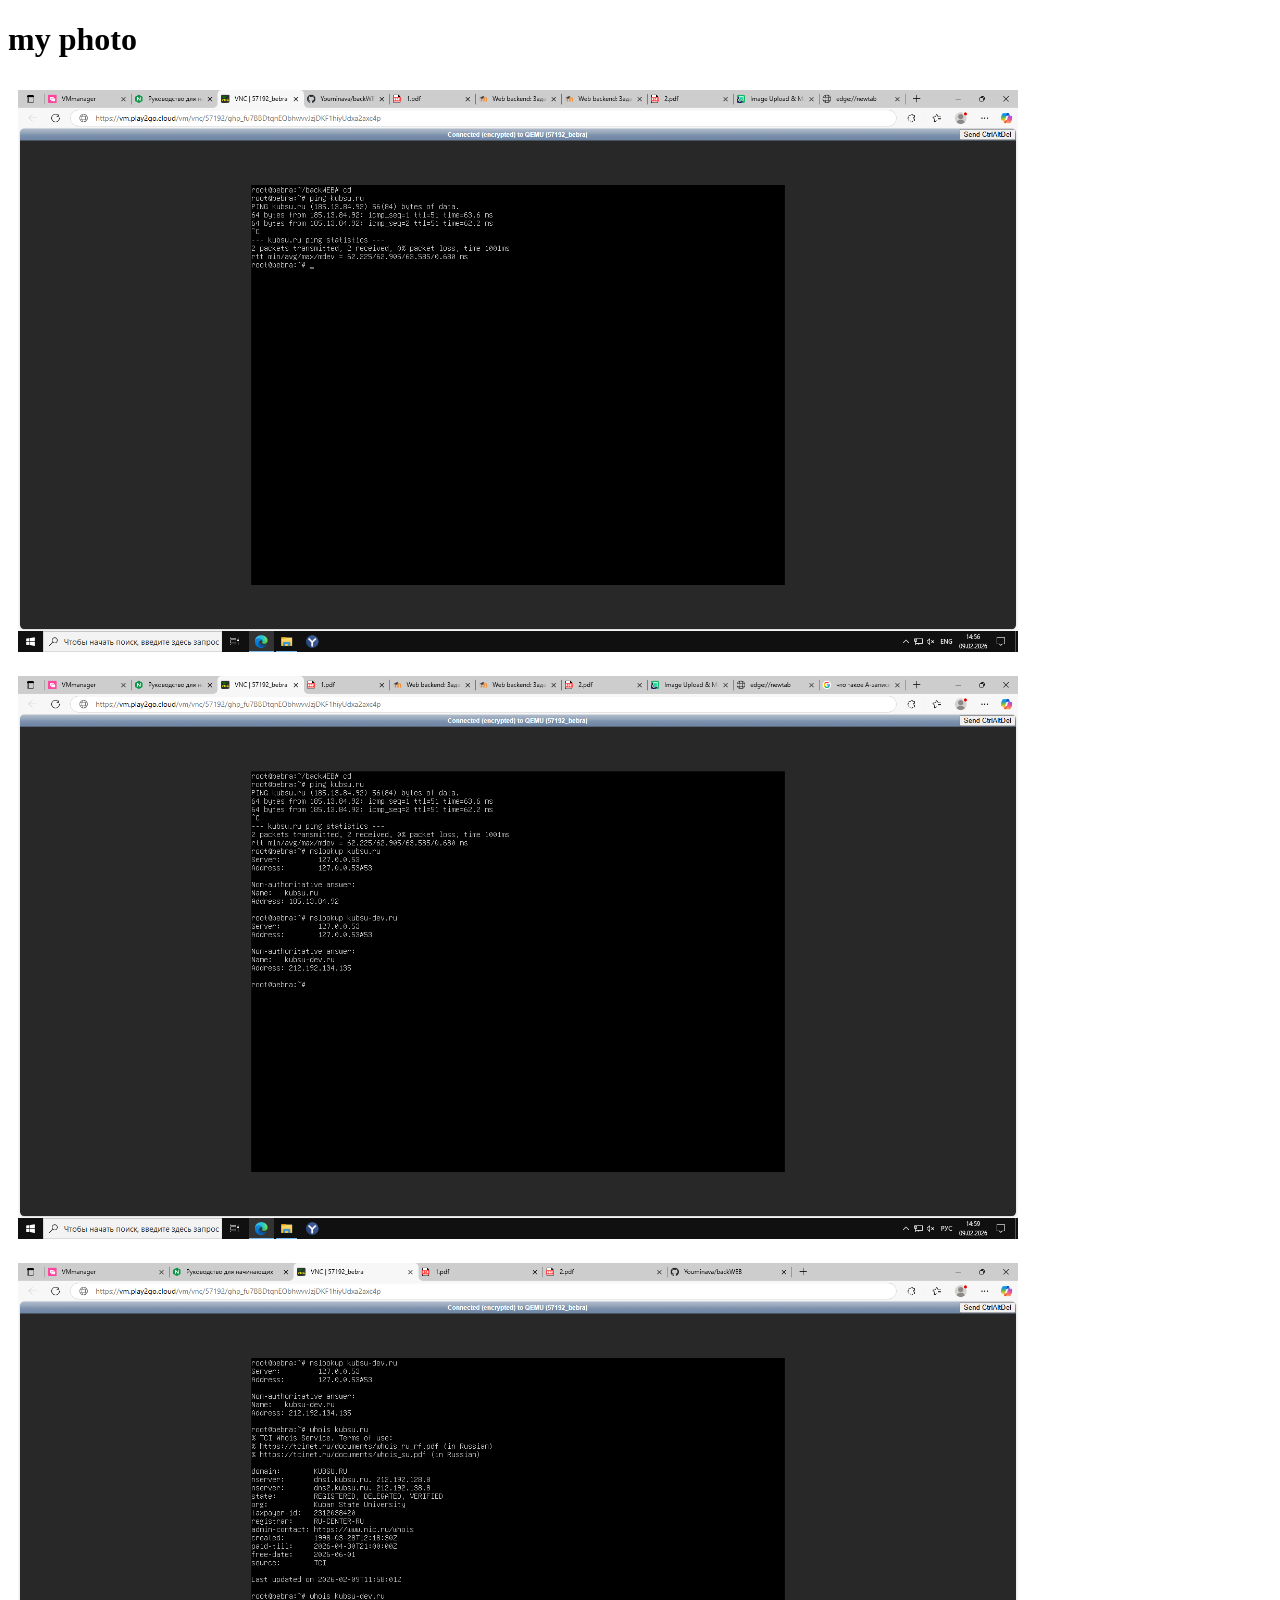
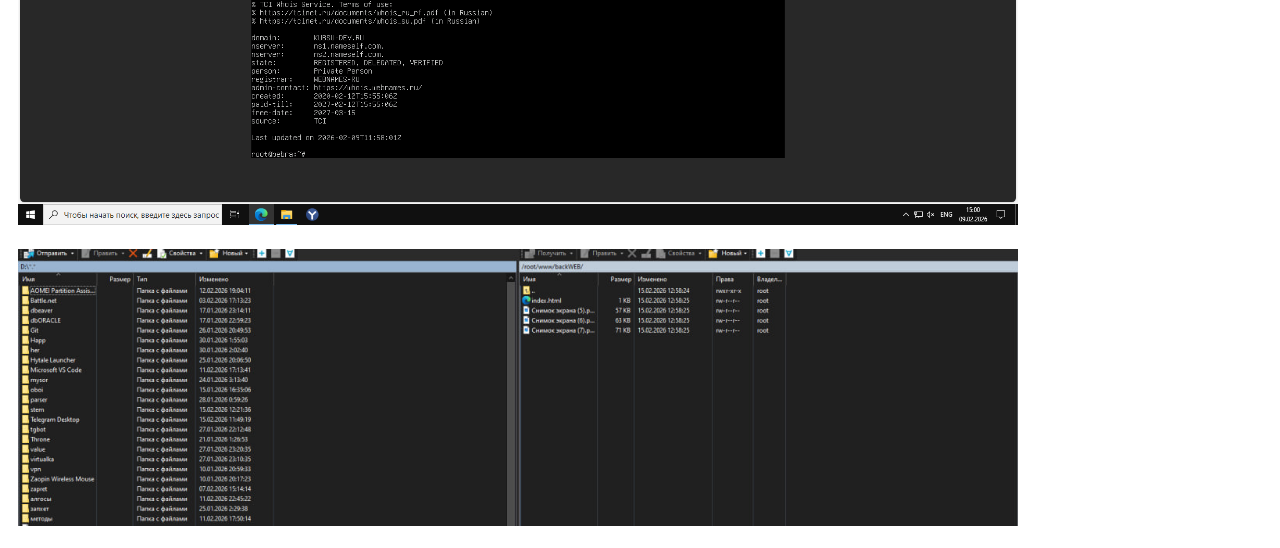
<file: index.html>
<!DOCTYPE html>
<html lang = "ru">
<head>
  <meta charset = "UTF-8">
  <title> photo </title>
  <style>
    img{
      width: 1000px;
      margin: 10px; 
      border-radius: 10 px;
    }
  </style>
</head>
<body>
  <h1> my photo</h1>
  <img src ="Снимок экрана (5).png">
  <img src ="Снимок экрана (6).png">
  <img src ="Снимок экрана (7).png">
  <img src ="SFTP.jpg">    
</body>
</html>
</file>
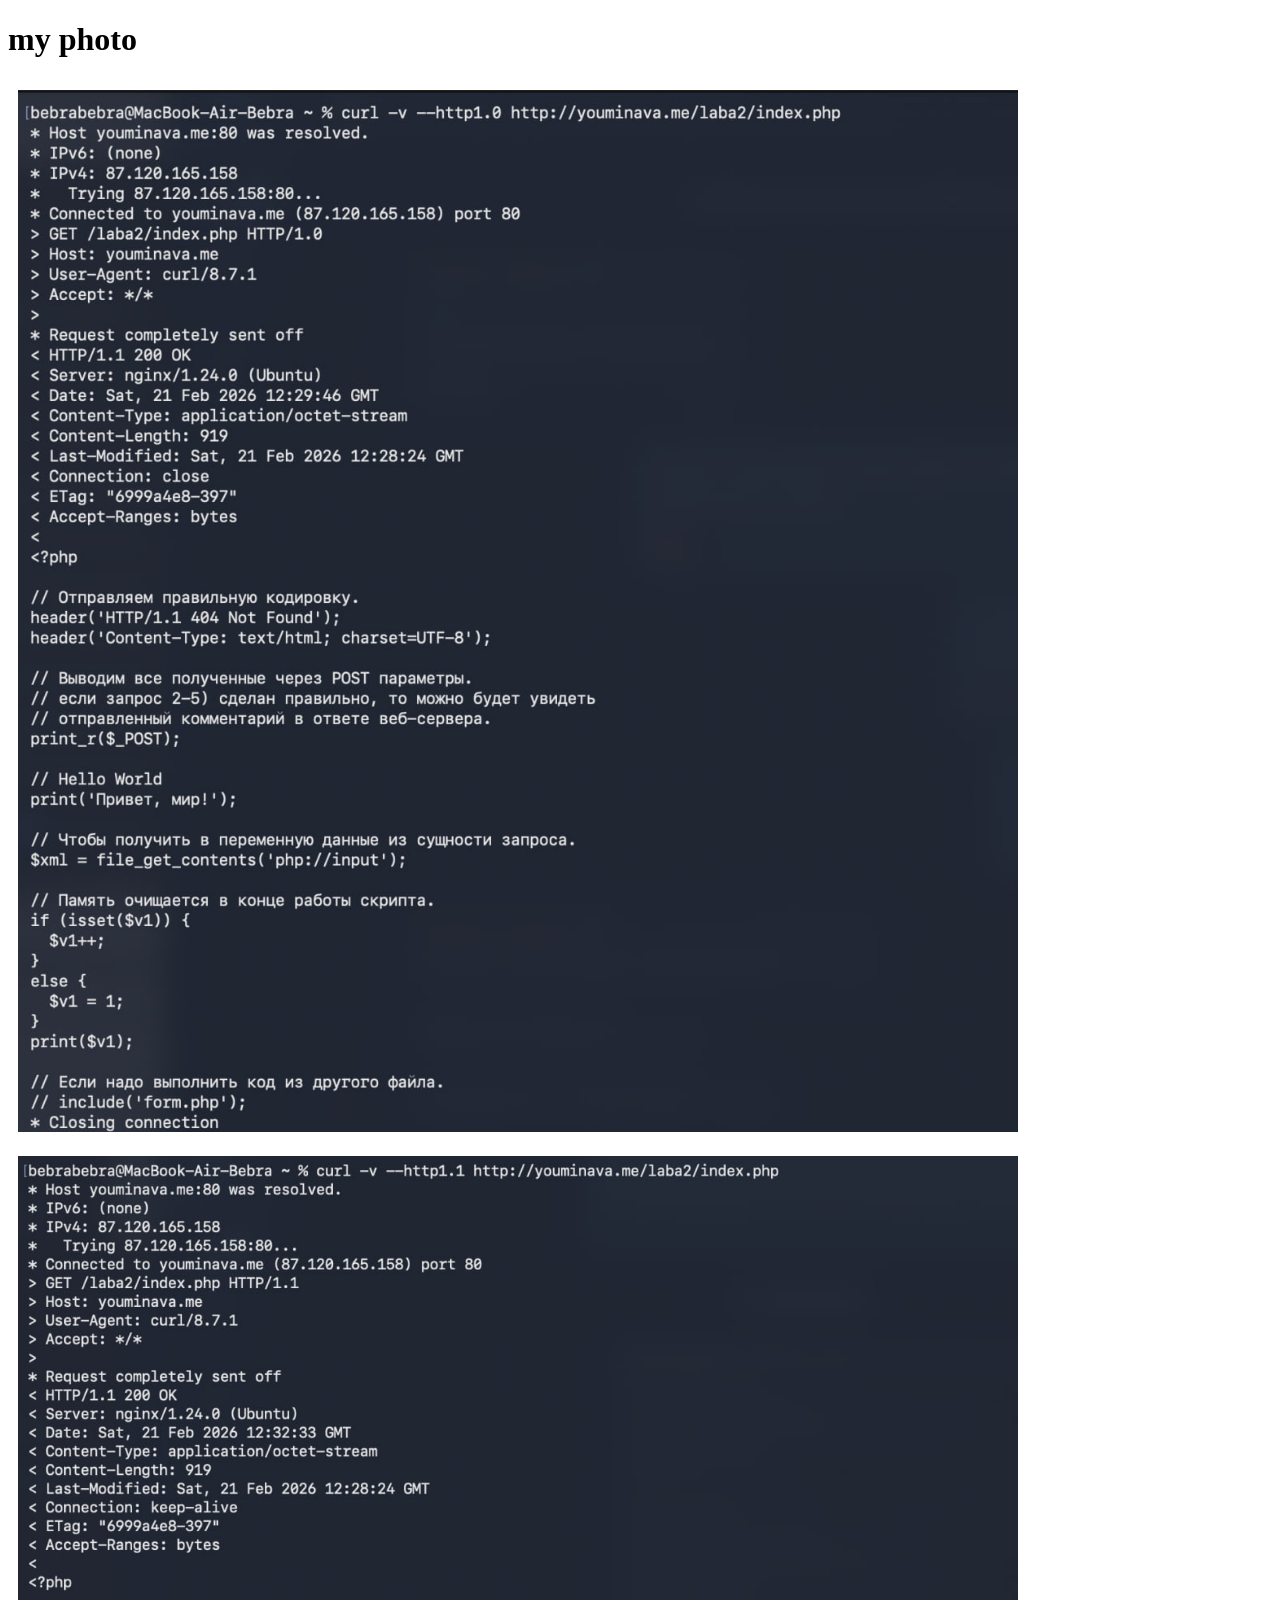
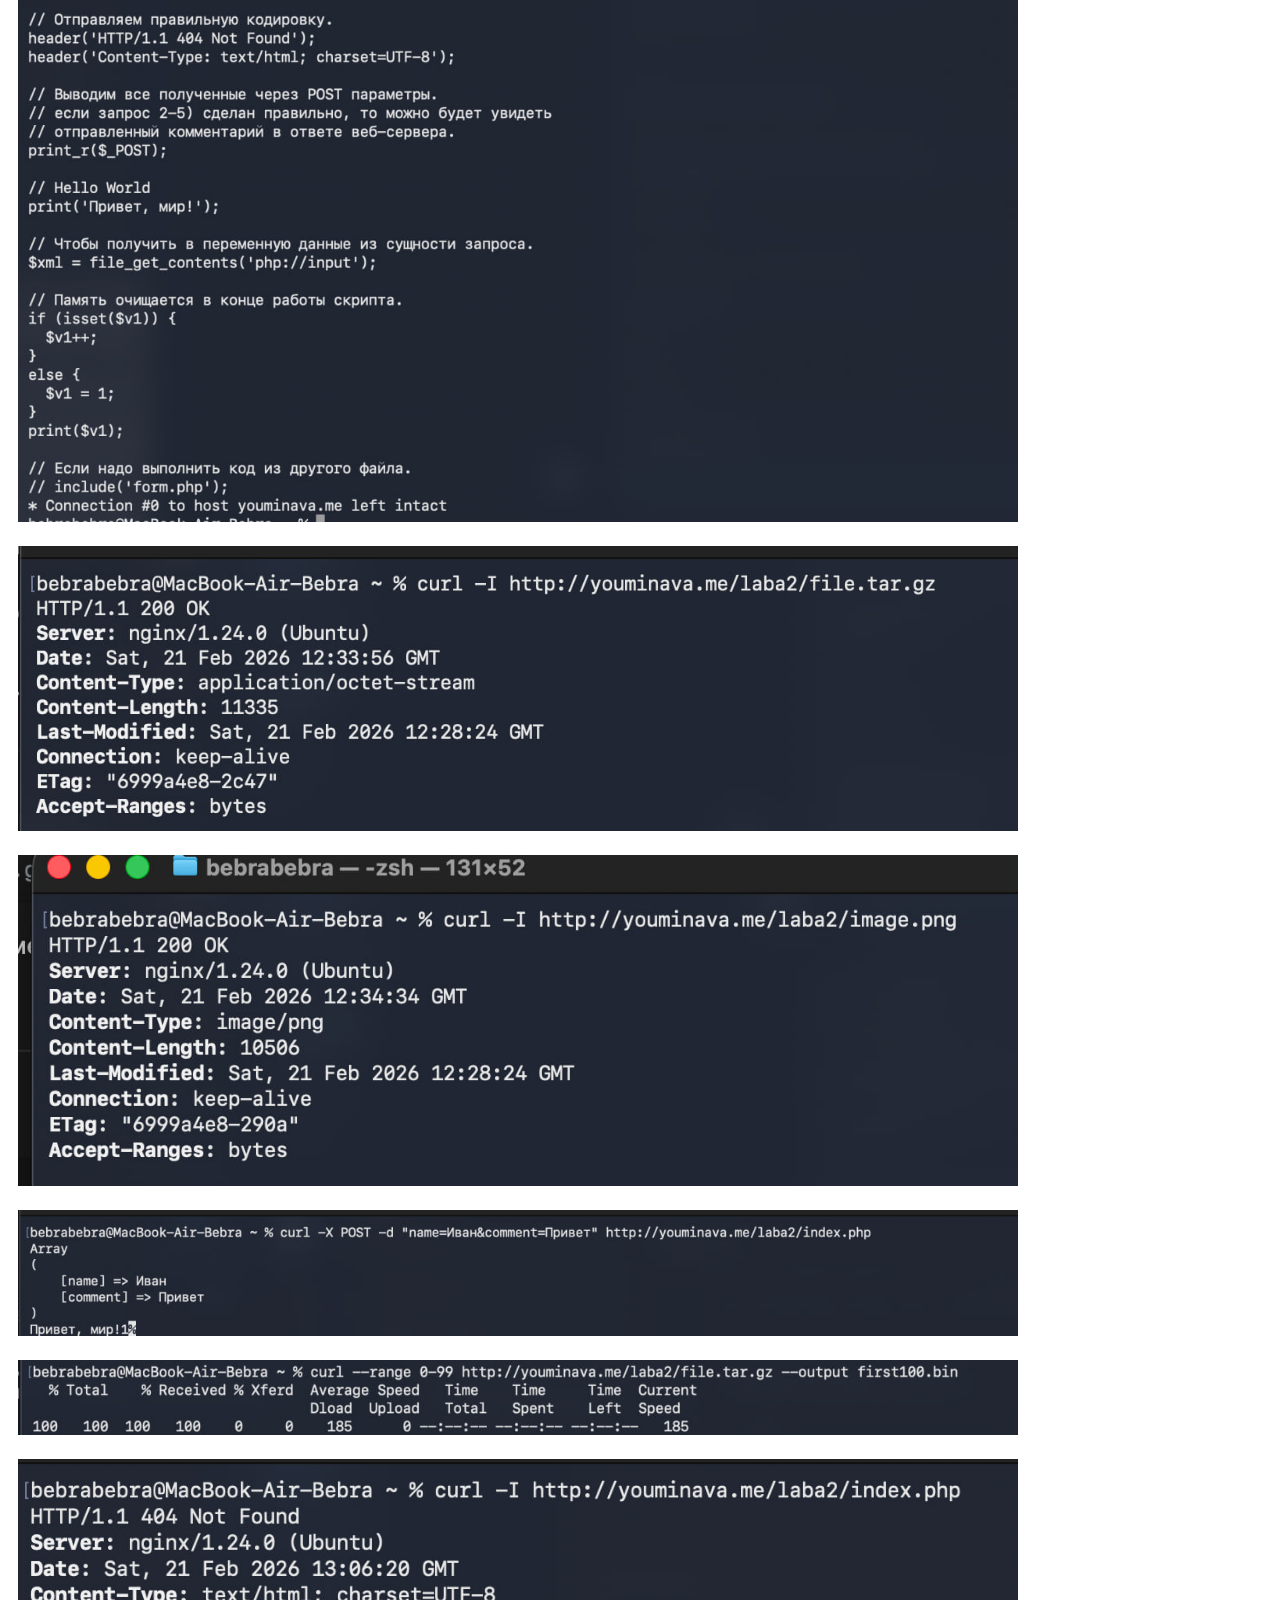
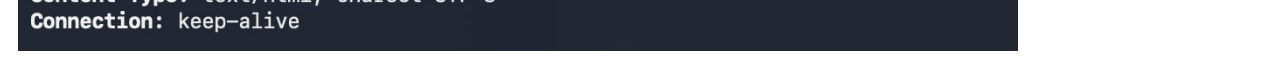
<file: laba2/index.html>
<!DOCTYPE html>
<html lang = "ru">
<head>
  <meta charset = "UTF-8">
  <title> photo </title>
  <style>
    img{
      width: 1000px;
      margin: 10px; 
      border-radius: 10 px;
    }
  </style>
</head>
<body>
  <h1> my photo</h1>
  <img src ="1.jpg">
  <img src ="2.jpg">
  <img src ="3.jpg">
  <img src ="4.jpg">
  <img src ="5.jpg">
  <img src ="6.jpg">
  <img src ="7.jpg">    
</body>
</html>
</file>
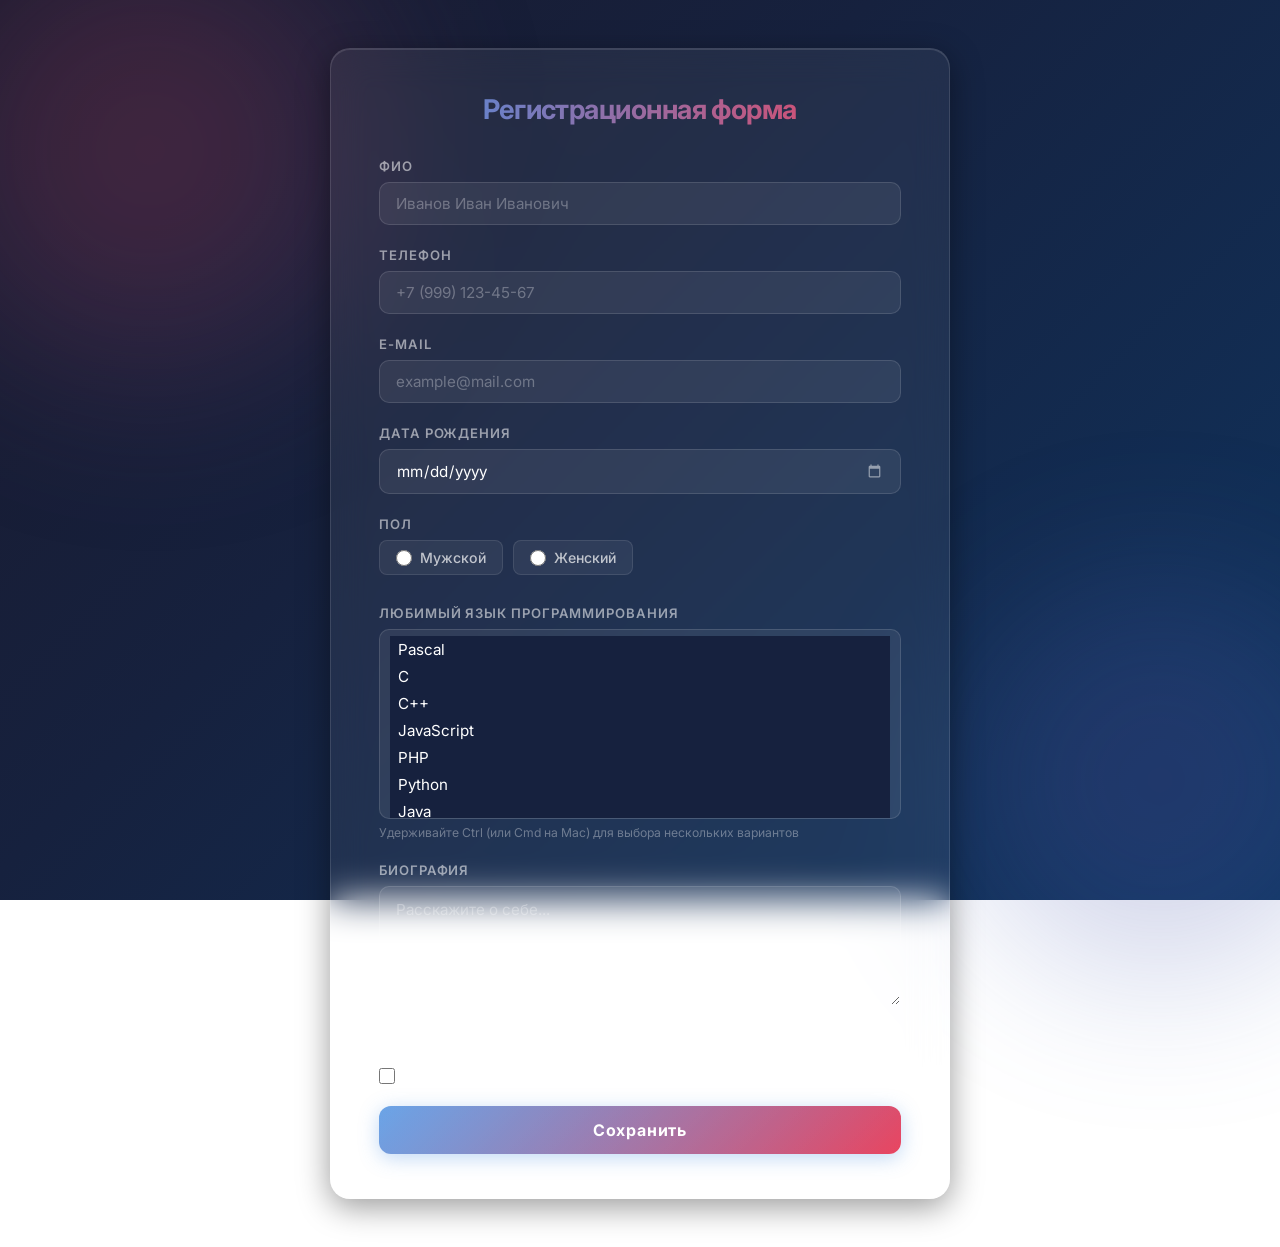
<file: laba3/index.html>
<!DOCTYPE html>
<html lang="ru">
<head>
  <meta charset="UTF-8">
  <meta name="viewport" content="width=device-width, initial-scale=1.0">
  <title>Регистрационная форма</title>
  <link rel="stylesheet" href="styles.css">
</head>
<body>
  <div class="form-container">
    <h1>Регистрационная форма</h1>

    <form action="submit" method="post">

      <!-- 1. ФИО -->
      <div class="form-group">
        <label for="fullname">ФИО</label>
        <input type="text" id="fullname" name="fullname" placeholder="Иванов Иван Иванович" required>
      </div>

      <!-- 2. Телефон -->
      <div class="form-group">
        <label for="phone">Телефон</label>
        <input type="tel" id="phone" name="phone" placeholder="+7 (999) 123-45-67" required>
      </div>

      <!-- 3. E-mail -->
      <div class="form-group">
        <label for="email">E-mail</label>
        <input type="email" id="email" name="email" placeholder="example@mail.com" required>
      </div>

      <!-- 4. Дата рождения -->
      <div class="form-group">
        <label for="birthdate">Дата рождения</label>
        <input type="date" id="birthdate" name="birthdate" required>
      </div>

      <!-- 5. Пол -->
      <div class="form-group">
        <label>Пол</label>
        <div class="radio-group">
          <label>
            <input type="radio" name="gender" value="male" required>
            Мужской
          </label>
          <label>
            <input type="radio" name="gender" value="female">
            Женский
          </label>
        </div>
      </div>

      <!-- 6. Любимый язык программирования -->
      <div class="form-group">
        <label for="languages">Любимый язык программирования</label>
        <select id="languages" name="abilities[]" multiple="multiple">
          <option value="pascal">Pascal</option>
          <option value="c">C</option>
          <option value="cpp">C++</option>
          <option value="javascript">JavaScript</option>
          <option value="php">PHP</option>
          <option value="python">Python</option>
          <option value="java">Java</option>
          <option value="haskell">Haskell</option>
          <option value="clojure">Clojure</option>
          <option value="prolog">Prolog</option>
          <option value="scala">Scala</option>
          <option value="go">Go</option>
        </select>
        <p class="hint">Удерживайте Ctrl (или Cmd на Mac) для выбора нескольких вариантов</p>
      </div>

      <!-- 7. Биография -->
      <div class="form-group">
        <label for="bio">Биография</label>
        <textarea id="bio" name="bio" placeholder="Расскажите о себе..."></textarea>
      </div>

      <div class="divider"></div>

      <!-- 8. Чекбокс -->
      <div class="form-group checkbox-group">
        <label>
          <input type="checkbox" name="contract" id="contract" required>
          С контрактом ознакомлен(а)
        </label>
      </div>

      <!-- 9. Кнопка -->
      <button type="submit" class="btn-save">Сохранить</button>

    </form>
  </div>
</body>
</html>
</file>
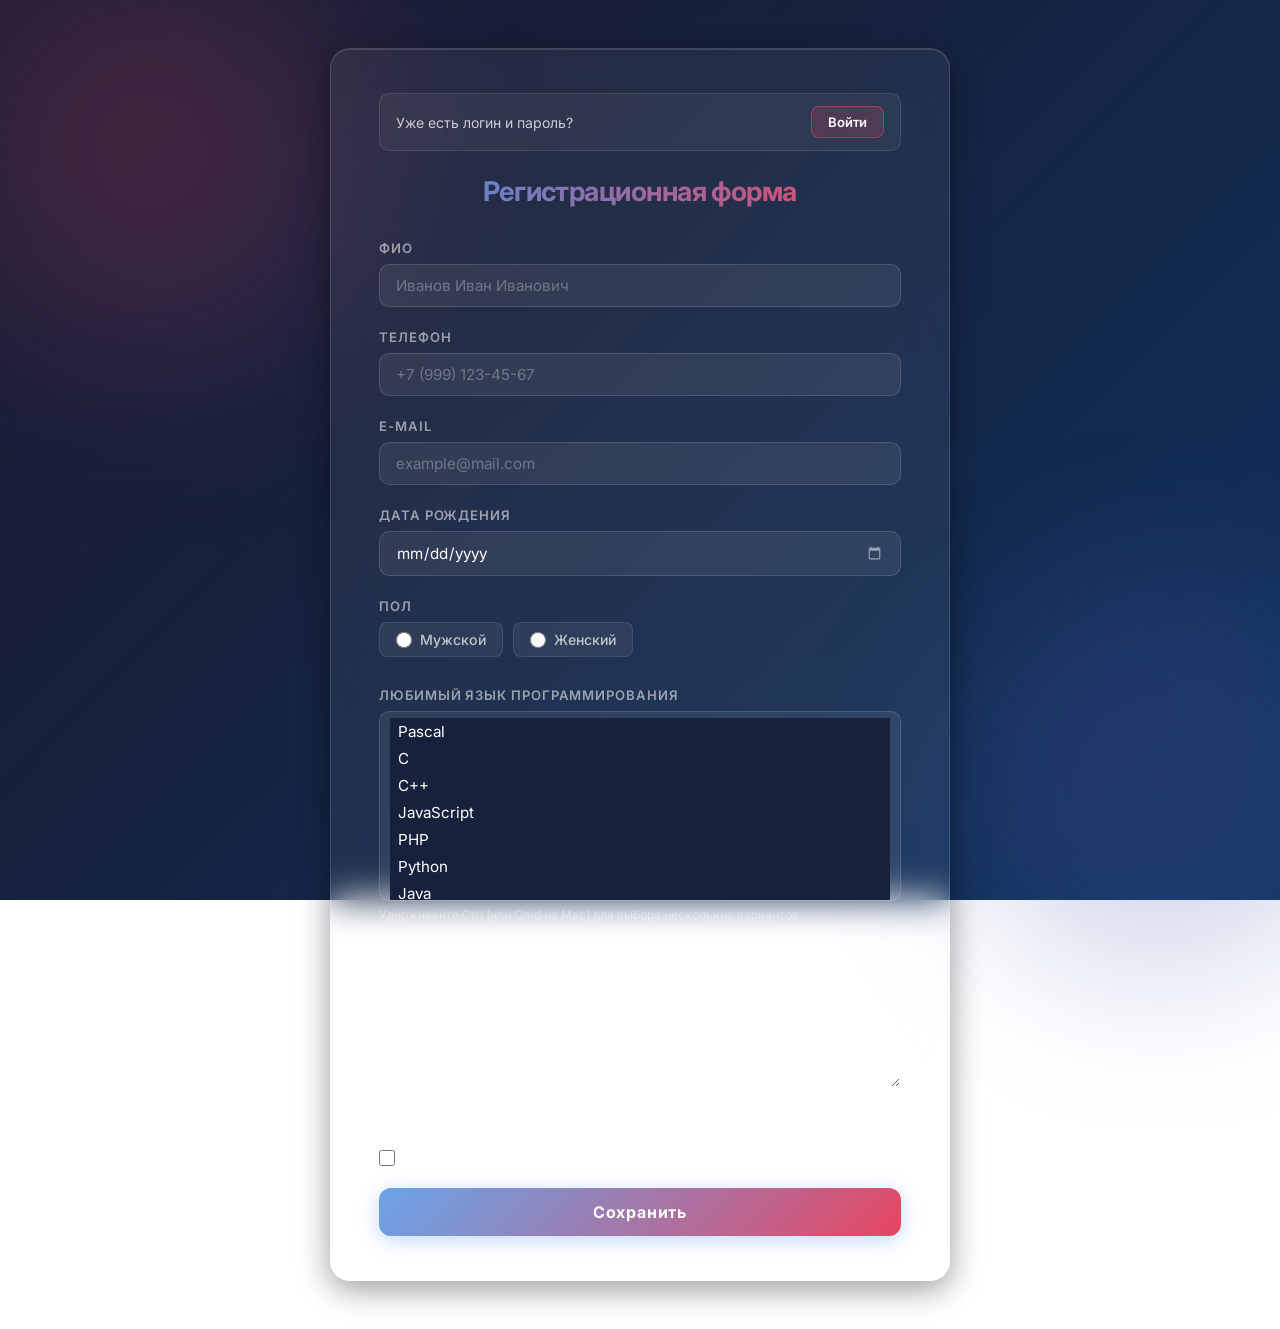
<file: laba5/index.html>
<!DOCTYPE html>
<html lang="ru">
<head>
  <meta charset="UTF-8">
  <meta name="viewport" content="width=device-width, initial-scale=1.0">
  <title>Регистрационная форма</title>
  <link rel="stylesheet" href="styles.css">
</head>
<body>
  <div class="form-container">
    <div class="auth-banner">
      <span>Уже есть логин и пароль?</span>
      <a href="/login" class="btn-logout" style="text-decoration:none">Войти</a>
    </div>
    <h1>Регистрационная форма</h1>

    <form action="submit" method="post">

      <div class="form-group">
        <label for="fullname">ФИО</label>
        <input type="text" id="fullname" name="fullname" placeholder="Иванов Иван Иванович" required>
      </div>

      <div class="form-group">
        <label for="phone">Телефон</label>
        <input type="tel" id="phone" name="phone" placeholder="+7 (999) 123-45-67" required>
      </div>

      <div class="form-group">
        <label for="email">E-mail</label>
        <input type="email" id="email" name="email" placeholder="example@mail.com" required>
      </div>

      <div class="form-group">
        <label for="birthdate">Дата рождения</label>
        <input type="date" id="birthdate" name="birthdate" required>
      </div>

      <div class="form-group">
        <label>Пол</label>
        <div class="radio-group">
          <label><input type="radio" name="gender" value="male" required> Мужской</label>
          <label><input type="radio" name="gender" value="female"> Женский</label>
        </div>
      </div>

      <div class="form-group">
        <label for="languages">Любимый язык программирования</label>
        <select id="languages" name="abilities[]" multiple="multiple">
          <option value="pascal">Pascal</option>
          <option value="c">C</option>
          <option value="cpp">C++</option>
          <option value="javascript">JavaScript</option>
          <option value="php">PHP</option>
          <option value="python">Python</option>
          <option value="java">Java</option>
          <option value="haskell">Haskell</option>
          <option value="clojure">Clojure</option>
          <option value="prolog">Prolog</option>
          <option value="scala">Scala</option>
          <option value="go">Go</option>
        </select>
        <p class="hint">Удерживайте Ctrl (или Cmd на Mac) для выбора нескольких вариантов</p>
      </div>

      <div class="form-group">
        <label for="bio">Биография</label>
        <textarea id="bio" name="bio" placeholder="Расскажите о себе..."></textarea>
      </div>

      <div class="divider"></div>

      <div class="form-group checkbox-group">
        <label>
          <input type="checkbox" name="contract" id="contract" required>
          С контрактом ознакомлен(а)
        </label>
      </div>

      <button type="submit" class="btn-save">Сохранить</button>

    </form>
  </div>
</body>
</html>
</file>
<file: laba3/styles.css>
@import url('https://fonts.googleapis.com/css2?family=Inter:wght@400;500;600;700&display=swap');

*, *::before, *::after {
  box-sizing: border-box;
  margin: 0;
  padding: 0;
}

body {
  font-family: 'Inter', 'Segoe UI', sans-serif;
  min-height: 100vh;
  display: flex;
  justify-content: center;
  align-items: flex-start;
  padding: 48px 16px;
  background: linear-gradient(135deg, #1a1a2e 0%, #16213e 40%, #0f3460 100%);
  background-attachment: fixed;
}

/* Animated background blobs */
body::before,
body::after {
  content: '';
  position: fixed;
  border-radius: 50%;
  filter: blur(80px);
  opacity: 0.25;
  pointer-events: none;
  z-index: 0;
}

body::before {
  width: 500px;
  height: 500px;
  background: radial-gradient(circle, #e94560, #0f3460);
  top: -100px;
  left: -100px;
  animation: blobMove1 12s ease-in-out infinite alternate;
}

body::after {
  width: 400px;
  height: 400px;
  background: radial-gradient(circle, #533483, #4a90e2);
  bottom: -80px;
  right: -80px;
  animation: blobMove2 14s ease-in-out infinite alternate;
}

@keyframes blobMove1 {
  from { transform: translate(0, 0) scale(1); }
  to   { transform: translate(60px, 80px) scale(1.15); }
}

@keyframes blobMove2 {
  from { transform: translate(0, 0) scale(1); }
  to   { transform: translate(-50px, -60px) scale(1.1); }
}

.form-container {
  position: relative;
  z-index: 1;
  width: 100%;
  max-width: 620px;
  background: rgba(255, 255, 255, 0.06);
  backdrop-filter: blur(18px);
  -webkit-backdrop-filter: blur(18px);
  border: 1px solid rgba(255, 255, 255, 0.12);
  border-radius: 20px;
  padding: 44px 48px;
  box-shadow:
    0 8px 32px rgba(0, 0, 0, 0.4),
    inset 0 1px 0 rgba(255, 255, 255, 0.12);
  animation: fadeSlideIn 0.6s cubic-bezier(0.16, 1, 0.3, 1) both;
}

@keyframes fadeSlideIn {
  from { opacity: 0; transform: translateY(30px); }
  to   { opacity: 1; transform: translateY(0); }
}

h1 {
  font-size: 1.7rem;
  font-weight: 700;
  text-align: center;
  margin-bottom: 32px;
  background: linear-gradient(90deg, #4a90e2, #e94560);
  -webkit-background-clip: text;
  -webkit-text-fill-color: transparent;
  background-clip: text;
  letter-spacing: -0.02em;
}

.form-group {
  margin-bottom: 22px;
}

label {
  display: block;
  font-size: 0.82rem;
  font-weight: 600;
  text-transform: uppercase;
  letter-spacing: 0.07em;
  color: rgba(255, 255, 255, 0.55);
  margin-bottom: 8px;
  transition: color 0.2s;
}

.form-group:focus-within > label {
  color: #4a90e2;
}

input[type="text"],
input[type="tel"],
input[type="email"],
input[type="date"],
select,
textarea {
  width: 100%;
  padding: 11px 16px;
  border: 1px solid rgba(255, 255, 255, 0.12);
  border-radius: 10px;
  font-size: 0.95rem;
  font-family: inherit;
  color: #fff;
  background: rgba(255, 255, 255, 0.07);
  outline: none;
  transition: border-color 0.25s, box-shadow 0.25s, background 0.25s;
}

input[type="text"]::placeholder,
input[type="tel"]::placeholder,
input[type="email"]::placeholder,
textarea::placeholder {
  color: rgba(255, 255, 255, 0.3);
}

input[type="date"]::-webkit-calendar-picker-indicator {
  filter: invert(1) opacity(0.5);
  cursor: pointer;
}

input[type="text"]:focus,
input[type="tel"]:focus,
input[type="email"]:focus,
input[type="date"]:focus,
select:focus,
textarea:focus {
  border-color: #4a90e2;
  background: rgba(74, 144, 226, 0.1);
  box-shadow: 0 0 0 3px rgba(74, 144, 226, 0.2);
}

select[multiple] {
  height: 190px;
  padding: 6px 10px;
  color-scheme: dark;
}

select option {
  background: #16213e;
  color: #fff;
  padding: 4px 8px;
}

select option:checked {
  background: #4a90e2;
}

.hint {
  font-size: 0.76rem;
  color: rgba(255, 255, 255, 0.35);
  margin-top: 6px;
}

/* Radio group — pill-style buttons */
.radio-group {
  display: flex;
  gap: 10px;
  flex-wrap: wrap;
  margin-top: 4px;
}

.radio-group label {
  display: flex;
  align-items: center;
  gap: 8px;
  font-size: 0.88rem;
  font-weight: 500;
  text-transform: none;
  letter-spacing: 0;
  color: rgba(255, 255, 255, 0.7);
  background: rgba(255, 255, 255, 0.06);
  border: 1px solid rgba(255, 255, 255, 0.1);
  border-radius: 8px;
  padding: 8px 16px;
  cursor: pointer;
  transition: background 0.2s, border-color 0.2s, color 0.2s;
}

.radio-group label:has(input:checked) {
  background: rgba(74, 144, 226, 0.2);
  border-color: #4a90e2;
  color: #fff;
}

.radio-group label:hover {
  background: rgba(255, 255, 255, 0.1);
}

/* Checkbox */
.checkbox-group label {
  display: flex;
  align-items: center;
  gap: 10px;
  font-size: 0.9rem;
  font-weight: 500;
  text-transform: none;
  letter-spacing: 0;
  color: rgba(255, 255, 255, 0.7);
  cursor: pointer;
  transition: color 0.2s;
}

.checkbox-group label:hover {
  color: #fff;
}

input[type="radio"],
input[type="checkbox"] {
  width: 16px;
  height: 16px;
  accent-color: #4a90e2;
  cursor: pointer;
  flex-shrink: 0;
}

textarea {
  resize: vertical;
  min-height: 120px;
  line-height: 1.6;
}

.divider {
  height: 1px;
  background: rgba(255, 255, 255, 0.08);
  margin: 28px 0;
  border-radius: 1px;
}

/* Save button */
.btn-save {
  display: block;
  width: 100%;
  padding: 14px;
  font-family: inherit;
  font-size: 1rem;
  font-weight: 700;
  letter-spacing: 0.05em;
  color: #fff;
  border: none;
  border-radius: 12px;
  cursor: pointer;
  margin-top: 8px;
  position: relative;
  overflow: hidden;
  background: linear-gradient(135deg, #4a90e2 0%, #e94560 100%);
  box-shadow: 0 4px 20px rgba(74, 144, 226, 0.35);
  transition: transform 0.15s, box-shadow 0.15s, filter 0.15s;
}

.btn-save::before {
  content: '';
  position: absolute;
  inset: 0;
  background: linear-gradient(135deg, rgba(255, 255, 255, 0.18), rgba(255, 255, 255, 0));
}

.btn-save:hover {
  transform: translateY(-2px);
  box-shadow: 0 8px 28px rgba(74, 144, 226, 0.5);
  filter: brightness(1.08);
}

.btn-save:active {
  transform: translateY(0) scale(0.98);
  box-shadow: 0 2px 10px rgba(74, 144, 226, 0.3);
}

/* Custom scrollbar */
::-webkit-scrollbar {
  width: 6px;
}
::-webkit-scrollbar-track {
  background: transparent;
}
::-webkit-scrollbar-thumb {
  background: rgba(255, 255, 255, 0.2);
  border-radius: 3px;
}
</file>
<file: laba5/styles.css>
@import url('https://fonts.googleapis.com/css2?family=Inter:wght@400;500;600;700&display=swap');

*, *::before, *::after {
  box-sizing: border-box;
  margin: 0;
  padding: 0;
}

body {
  font-family: 'Inter', 'Segoe UI', sans-serif;
  min-height: 100vh;
  display: flex;
  justify-content: center;
  align-items: flex-start;
  padding: 48px 16px;
  background: linear-gradient(135deg, #1a1a2e 0%, #16213e 40%, #0f3460 100%);
  background-attachment: fixed;
}

body::before,
body::after {
  content: '';
  position: fixed;
  border-radius: 50%;
  filter: blur(80px);
  opacity: 0.25;
  pointer-events: none;
  z-index: 0;
}

body::before {
  width: 500px;
  height: 500px;
  background: radial-gradient(circle, #e94560, #0f3460);
  top: -100px;
  left: -100px;
  animation: blobMove1 12s ease-in-out infinite alternate;
}

body::after {
  width: 400px;
  height: 400px;
  background: radial-gradient(circle, #533483, #4a90e2);
  bottom: -80px;
  right: -80px;
  animation: blobMove2 14s ease-in-out infinite alternate;
}

@keyframes blobMove1 {
  from { transform: translate(0, 0) scale(1); }
  to   { transform: translate(60px, 80px) scale(1.15); }
}

@keyframes blobMove2 {
  from { transform: translate(0, 0) scale(1); }
  to   { transform: translate(-50px, -60px) scale(1.1); }
}

.form-container {
  position: relative;
  z-index: 1;
  width: 100%;
  max-width: 620px;
  background: rgba(255, 255, 255, 0.06);
  backdrop-filter: blur(18px);
  -webkit-backdrop-filter: blur(18px);
  border: 1px solid rgba(255, 255, 255, 0.12);
  border-radius: 20px;
  padding: 44px 48px;
  box-shadow:
    0 8px 32px rgba(0, 0, 0, 0.4),
    inset 0 1px 0 rgba(255, 255, 255, 0.12);
  animation: fadeSlideIn 0.6s cubic-bezier(0.16, 1, 0.3, 1) both;
}

@keyframes fadeSlideIn {
  from { opacity: 0; transform: translateY(30px); }
  to   { opacity: 1; transform: translateY(0); }
}

h1 {
  font-size: 1.7rem;
  font-weight: 700;
  text-align: center;
  margin-bottom: 32px;
  background: linear-gradient(90deg, #4a90e2, #e94560);
  -webkit-background-clip: text;
  -webkit-text-fill-color: transparent;
  background-clip: text;
  letter-spacing: -0.02em;
}

.form-group {
  margin-bottom: 22px;
}

label {
  display: block;
  font-size: 0.82rem;
  font-weight: 600;
  text-transform: uppercase;
  letter-spacing: 0.07em;
  color: rgba(255, 255, 255, 0.55);
  margin-bottom: 8px;
  transition: color 0.2s;
}

.form-group:focus-within > label {
  color: #4a90e2;
}

input[type="text"],
input[type="tel"],
input[type="email"],
input[type="date"],
select,
textarea {
  width: 100%;
  padding: 11px 16px;
  border: 1px solid rgba(255, 255, 255, 0.12);
  border-radius: 10px;
  font-size: 0.95rem;
  font-family: inherit;
  color: #fff;
  background: rgba(255, 255, 255, 0.07);
  outline: none;
  transition: border-color 0.25s, box-shadow 0.25s, background 0.25s;
}

input[type="text"]::placeholder,
input[type="tel"]::placeholder,
input[type="email"]::placeholder,
textarea::placeholder {
  color: rgba(255, 255, 255, 0.3);
}

input[type="date"]::-webkit-calendar-picker-indicator {
  filter: invert(1) opacity(0.5);
  cursor: pointer;
}

input[type="text"]:focus,
input[type="tel"]:focus,
input[type="email"]:focus,
input[type="date"]:focus,
select:focus,
textarea:focus {
  border-color: #4a90e2;
  background: rgba(74, 144, 226, 0.1);
  box-shadow: 0 0 0 3px rgba(74, 144, 226, 0.2);
}

select[multiple] {
  height: 190px;
  padding: 6px 10px;
  color-scheme: dark;
}

select option {
  background: #16213e;
  color: #fff;
  padding: 4px 8px;
}

select option:checked {
  background: #4a90e2;
}

.hint {
  font-size: 0.76rem;
  color: rgba(255, 255, 255, 0.35);
  margin-top: 6px;
}

.radio-group {
  display: flex;
  gap: 10px;
  flex-wrap: wrap;
  margin-top: 4px;
}

.radio-group label {
  display: flex;
  align-items: center;
  gap: 8px;
  font-size: 0.88rem;
  font-weight: 500;
  text-transform: none;
  letter-spacing: 0;
  color: rgba(255, 255, 255, 0.7);
  background: rgba(255, 255, 255, 0.06);
  border: 1px solid rgba(255, 255, 255, 0.1);
  border-radius: 8px;
  padding: 8px 16px;
  cursor: pointer;
  transition: background 0.2s, border-color 0.2s, color 0.2s;
}

.radio-group label:has(input:checked) {
  background: rgba(74, 144, 226, 0.2);
  border-color: #4a90e2;
  color: #fff;
}

.radio-group label:hover {
  background: rgba(255, 255, 255, 0.1);
}

.checkbox-group label {
  display: flex;
  align-items: center;
  gap: 10px;
  font-size: 0.9rem;
  font-weight: 500;
  text-transform: none;
  letter-spacing: 0;
  color: rgba(255, 255, 255, 0.7);
  cursor: pointer;
  transition: color 0.2s;
}

.checkbox-group label:hover {
  color: #fff;
}

input[type="radio"],
input[type="checkbox"] {
  width: 16px;
  height: 16px;
  accent-color: #4a90e2;
  cursor: pointer;
  flex-shrink: 0;
}

textarea {
  resize: vertical;
  min-height: 120px;
  line-height: 1.6;
}

.divider {
  height: 1px;
  background: rgba(255, 255, 255, 0.08);
  margin: 28px 0;
  border-radius: 1px;
}

.btn-save {
  display: block;
  width: 100%;
  padding: 14px;
  font-family: inherit;
  font-size: 1rem;
  font-weight: 700;
  letter-spacing: 0.05em;
  color: #fff;
  border: none;
  border-radius: 12px;
  cursor: pointer;
  margin-top: 8px;
  position: relative;
  overflow: hidden;
  background: linear-gradient(135deg, #4a90e2 0%, #e94560 100%);
  box-shadow: 0 4px 20px rgba(74, 144, 226, 0.35);
  transition: transform 0.15s, box-shadow 0.15s, filter 0.15s;
}

.btn-save::before {
  content: '';
  position: absolute;
  inset: 0;
  background: linear-gradient(135deg, rgba(255, 255, 255, 0.18), rgba(255, 255, 255, 0));
}

.btn-save:hover {
  transform: translateY(-2px);
  box-shadow: 0 8px 28px rgba(74, 144, 226, 0.5);
  filter: brightness(1.08);
}

.btn-save:active {
  transform: translateY(0) scale(0.98);
  box-shadow: 0 2px 10px rgba(74, 144, 226, 0.3);
}

::-webkit-scrollbar {
  width: 6px;
}
::-webkit-scrollbar-track {
  background: transparent;
}
::-webkit-scrollbar-thumb {
  background: rgba(255, 255, 255, 0.2);
  border-radius: 3px;
}

.error-msg {
  display: block;
  color: #ff6b81;
  font-size: 0.78rem;
  font-weight: 500;
  text-transform: none;
  letter-spacing: 0;
  margin-bottom: 6px;
}

.field-error,
input.field-error,
select.field-error,
textarea.field-error,
.radio-group.field-error {
  border-color: #ff6b81 !important;
  box-shadow: 0 0 0 3px rgba(255, 107, 129, 0.15) !important;
}

.auth-banner {
  display: flex;
  align-items: center;
  justify-content: space-between;
  gap: 12px;
  padding: 12px 16px;
  margin-bottom: 24px;
  background: rgba(255, 255, 255, 0.05);
  border: 1px solid rgba(255, 255, 255, 0.1);
  border-radius: 10px;
  font-size: 0.88rem;
  color: rgba(255, 255, 255, 0.75);
}

.auth-banner strong {
  color: #4a90e2;
}

.btn-logout {
  padding: 7px 16px;
  font-family: inherit;
  font-size: 0.82rem;
  font-weight: 600;
  color: #fff;
  background: rgba(233, 69, 96, 0.18);
  border: 1px solid rgba(233, 69, 96, 0.5);
  border-radius: 8px;
  cursor: pointer;
  transition: background 0.2s, transform 0.15s;
}

.btn-logout:hover {
  background: rgba(233, 69, 96, 0.32);
  transform: translateY(-1px);
}

.lead {
  color: rgba(255, 255, 255, 0.65);
  font-size: 0.95rem;
  line-height: 1.6;
  margin-bottom: 24px;
}

.lead strong {
  color: #ffcb6b;
}

.credentials {
  background: rgba(74, 144, 226, 0.08);
  border: 1px solid rgba(74, 144, 226, 0.35);
  border-radius: 12px;
  padding: 20px 22px;
  margin-bottom: 28px;
}

.cred-row {
  display: flex;
  align-items: center;
  justify-content: space-between;
  gap: 14px;
  padding: 10px 0;
}

.cred-row + .cred-row {
  border-top: 1px solid rgba(255, 255, 255, 0.08);
}

.cred-label {
  font-size: 0.78rem;
  font-weight: 600;
  text-transform: uppercase;
  letter-spacing: 0.07em;
  color: rgba(255, 255, 255, 0.5);
}

.cred-value {
  font-family: 'SFMono-Regular', Consolas, 'Liberation Mono', monospace;
  font-size: 1.05rem;
  font-weight: 600;
  color: #fff;
  background: rgba(0, 0, 0, 0.25);
  padding: 6px 12px;
  border-radius: 8px;
  user-select: all;
}

.alert-error {
  background: rgba(233, 69, 96, 0.15);
  border: 1px solid rgba(233, 69, 96, 0.5);
  color: #ff97a6;
  padding: 12px 16px;
  border-radius: 10px;
  margin-bottom: 22px;
  font-size: 0.9rem;
  text-align: center;
}

.alert-success {
  background: rgba(76, 209, 130, 0.15);
  border: 1px solid rgba(76, 209, 130, 0.5);
  color: #8fe7b4;
  padding: 12px 16px;
  border-radius: 10px;
  margin-bottom: 22px;
  font-size: 0.9rem;
  text-align: center;
}

input[type="password"] {
  width: 100%;
  padding: 11px 16px;
  border: 1px solid rgba(255, 255, 255, 0.12);
  border-radius: 10px;
  font-size: 0.95rem;
  font-family: inherit;
  color: #fff;
  background: rgba(255, 255, 255, 0.07);
  outline: none;
  transition: border-color 0.25s, box-shadow 0.25s, background 0.25s;
}

input[type="password"]:focus {
  border-color: #4a90e2;
  background: rgba(74, 144, 226, 0.1);
  box-shadow: 0 0 0 3px rgba(74, 144, 226, 0.2);
}
</file>
